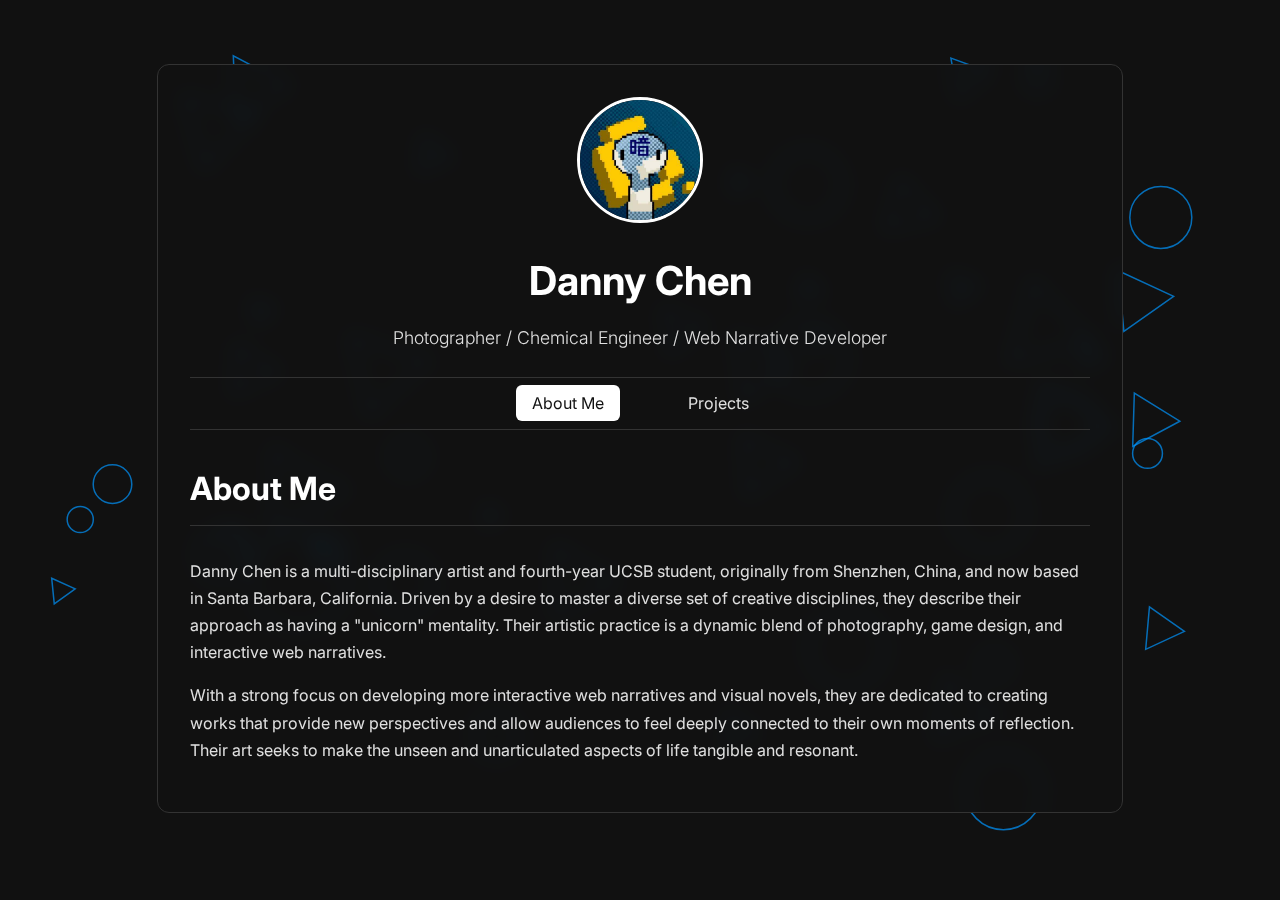
<file: index.html>
<!DOCTYPE html>
<html lang="zh-CN">
<head>
    <meta charset="UTF-8">
    <meta name="viewport" content="width=device-width, initial-scale=1.0">
    <title>Danny Chen</title>
    <link rel="stylesheet" href="newstyles.css">
</head>
<body>
    <!-- 互动背景将在这里生成 -->
    <canvas id="interactive-canvas"></canvas>

    <!-- 主内容容器 -->
    <div class="container">
        <header class="profile">
            <img src="Gashdany_prof.jpg" alt="Danny Chen 的头像" class="profile-image">
            <h1 class="profile-name">Danny Chen</h1>
            <p class="profile-title">Photographer / Chemical Engineer / Web Narrative Developer</p>
            <!-- 主导航 Tab -->
            <nav class="main-nav">
                <a href="#about" class="nav-link active" data-target="about">About Me</a>
                <a href="#projects" class="nav-link" data-target="projects">Projects</a>
            </nav>
        </header>

        <main>
            <!-- “关于我”区域 -->
            <section id="about" class="content-section">
                <h2>About Me</h2>
                <p>Danny Chen is a multi-disciplinary artist and fourth-year UCSB student, originally from Shenzhen, China, and now based in Santa Barbara, California. Driven by a desire to master a diverse set of creative disciplines, they describe their approach as having a "unicorn" mentality. Their artistic practice is a dynamic blend of photography, game design, and interactive web narratives.</p>
                <p>With a strong focus on developing more interactive web narratives and visual novels, they are dedicated to creating works that provide new perspectives and allow audiences to feel deeply connected to their own moments of reflection. Their art seeks to make the unseen and unarticulated aspects of life tangible and resonant.</p>
            </section>

            <!-- “项目列表”区域 -->
            <section id="projects" class="content-section">
                <h2>Projects</h2>
                <div class="project-grid">
                    <!-- 项目 1 卡片 (整个卡片被链接包裹) -->
                    <a href="#project-detail-1" class="project-card-link" data-target="project-detail-1">
                        <div class="project-card">
                            <img src="Folder for Portfolio/Project 1/Project1_page1.jpg" alt="Project Object Head: W 的图片">
                            <div class="project-info">
                                <h3 class="project-title">Project Object Head: W</h3>
                                <p class="project-description">An Object Head object aimed to explore inner self.</p>
                                <span class="project-details-prompt">View Details &rarr;</span>
                            </div>
                        </div>
                    </a>
                    <!-- 项目 2 卡片 -->
                    <a href="#project-detail-2" class="project-card-link" data-target="project-detail-2">
                        <div class="project-card">
                            <img src="Folder for Portfolio/Project 2/Overview.jpg" alt="The Moon Remembers What The Reef Remembers 的视频截图">
                            <div class="project-info">
                                <h3 class="project-title">The Moon Remembers What The Reef Remembers</h3>
                                <p class="project-description">An artistic display to raise environmental awareness</p>
                                <span class="project-details-prompt">View Details &rarr;</span>
                            </div>
                        </div>
                    </a>
                    <!-- 项目 3 卡片 -->
                    <a href="#project-detail-3" class="project-card-link" data-target="project-detail-3">
                        <div class="project-card">
                            <img src="Folder for Portfolio/Project 3/Project3_cover.jpg" alt="A DAY... OR... SOMething LIKE THAT 的截图">
                            <div class="project-info">
                                <h3 class="project-title">Someday...</h3>
                                <p class="project-description">A surreal web narrative that tells a story between dreams and reality.</p>
                                <span class="project-details-prompt">View Details &rarr;</span>
                            </div>
                        </div>
                    </a>
                </div>
            </section>

            <!-- ===================================================== -->
            <!--            项目详情区域 (作为可切换的内容)            -->
            <!-- ===================================================== -->

            <!-- 项目 1 详情 -->
            <section id="project-detail-1" class="content-section project-detail">
                <div class="detail-header">
                    <a href="#projects" class="back-button" data-target="projects">&larr; Back</a>
                    <h2>Project Object Head: W</h2>
                </div>
                <p>Living in a busy, fast-growing environment with information flying by swiftly, it has become more difficult to focus and explore our inner self. Numerous people have numerous times when they feel empty, useless, depressed. Some may seek company of those who accept and welcome them when they are at their most miserable place. Object Head: W could be someone like that. An object head is a combination of a human-like body with an inanimate object for a head, giving a "soul" to something that wasn't alive in "reality". Creating through a surreal atmosphere, emotions and personality may be conveyed through the object itself while the needed ones can find salvation through connecting souls with them.</p>
                <p>Project Object Head: W is an object head inspired from waves crashing on to the beach. The come and go of ocean waves interacts with whoever is watching at it, as if a friend is calming and playing with them. The letter "W" is just a symbol for this object head design, it could be a representation of "water" "waves" "wooo~" or any names/words the audience can resonate the most. </p>
                <p>To those who enjoys ocean thematic representation, abstraction, and who may wants accompany of a friend..</p>
                <div class="detail-media-gallery">
                    <img src="Folder for Portfolio/Project 1/Project1_page1.jpg" alt="Project 1 Page 1">
                    <img src="Folder for Portfolio/Project 1/Project1_page2.jpg" alt="Project 1 Page 2">
                    <img src="Folder for Portfolio/Project 1/Project1_page3.jpg" alt="Project 1 Page 3">
                </div>
            </section>

            <!-- 项目 2 详情 -->
            <section id="project-detail-2" class="content-section project-detail">
                <div class="detail-header">
                    <a href="#projects" class="back-button" data-target="projects">&larr; Back</a>
                    <h2>The Moon Remembers What The Reef Remembers</h2>
                </div>
                <div class="detail-media-gallery">
                    <div class="video-container">
                        <iframe src="https://www.youtube.com/embed/0BBilHToiX4" title="YouTube video player" frameborder="0" allow="accelerometer; autoplay; clipboard-write; encrypted-media; gyroscope; picture-in-picture; web-share" allowfullscreen></iframe>
                    </div>
                </div>
                <p>As our environment continues to deteriorate due to human behavior, we strive to create an installation which resonates specifically with our community on the coast. Marine ecosystems fall victim to pollution, destructive fishing practices, coastal development, and climate change, all of which contribute to reef degradation. These activities disrupt the delicate balance of the reef ecosystem leading to coral bleaching, algal overgrowth, and habitat loss.</p>
                <p>In this project, the moon silently attempts to communicate with us by illuminating not just the surface beauty we admire, but also the urgency of what lies beneath. When the moon hangs up high, the ocean silently accepts the gentle moonlight. But the cries of reefs, seagulls, whales, and all other ocean creatures can’t be unheard; the more awful scents of brine can’t be unsmelled; the muddy color of seawater and the fading color of the corals can’t be unseen… This information is delivered through the 4 senses: sight, hearing, smell, and touch, raising environmental awareness through a strong contrast between the healthy and the unwell, what stays constant and what varies.</p>
                <p>The Moon Illuminates What the Reef Remembers invites viewers into an intimate exchange between celestial constancy and terrestrial fragility. In this installation, the moon’s steady glow reveals the reef as a living archive and an ecosystem that remembers the suffering it has undergone due to modern human activity. Every tide, pulled by the moon’s gravitational force, uncovers and conceals layers of life and loss hidden beneath the water’s surface.</p>
            </section>

            <!-- 项目 3 详情 -->
            <section id="project-detail-3" class="content-section project-detail">
                <div class="detail-header">
                    <a href="#projects" class="back-button" data-target="projects">&larr; Back</a>
                    <h2>Someday...</h2>
                </div>
                <div class="detail-media-gallery">
                    <img src="Folder for Portfolio/Project 3/Project3_cover.jpg" alt="A DAY... OR... SOMETHING LIKE THAT 的截图">
                </div>
                <p>Someday is a 2D surrealist narrative game, in which the player can control a normal being and choose how they want to unfold a day and achieve different endings. Player will be free to explore different places (store, school, street, Space, park) in the world and interact with NPCs (store's staff, NPC on street) and bizarre objects to uncover countless endings (achievements system will be implemented to show the unlocked/locked endings). At the end of the day, no matter what ending the player achieved, they will always be back to bed and wake up to a new day.</p>
                <p>Was it a dream? Does my action matter at all to the world? How do I feel after playing this game? Why did I even click in here? Do I continue to play? What should I do next?</p>
                <p>Many questions may arise as the player proceed. It is completely up to the player how they want to interpret the game - or even question its "game" identity. As the developer of this "thing", my goal is to make the player think that the maker of this game/narrative/whatever-we-want-to-call-it must have eaten too many toadstool (poisonous mushroom) so that they produced this.</p>
                <p>Are you mad? Are you enjoying this? Are you not? Are you vexed? Are you confused? Are you <i>you?</i>i></p>
                <p>No matter what your answer is,</p>
                <p>Thank you. It's intended - </p>
                <p>- Or not.</p>
                <div class="external-links">
                    <a href="https://miro.com/app/board/uXjVJU5kMAg=/?share_link_id=12706835295" target="_blank" rel="noopener">Miro board &rarr;</a>
                    <a href="https://gashdanyhm.github.io/Web-Narrative/" target="_blank" rel="noopener"> Play the game! &rarr;</a>
                </div>
                <p>Here are some other in-game screenshots</p>
                <div class="detail-media-gallery">
                    <img src="Folder for Portfolio/Project 3/inGame.png" alt="In-Game Screenshot 1">
                    <img src="Folder for Portfolio/Project 3/LocationSelection.png" alt="In-Game Screenshot 2">
                </div>
            </section>
        </main>
    </div>

    <script src="newscript.js"></script>
</body>
</html>
</file>
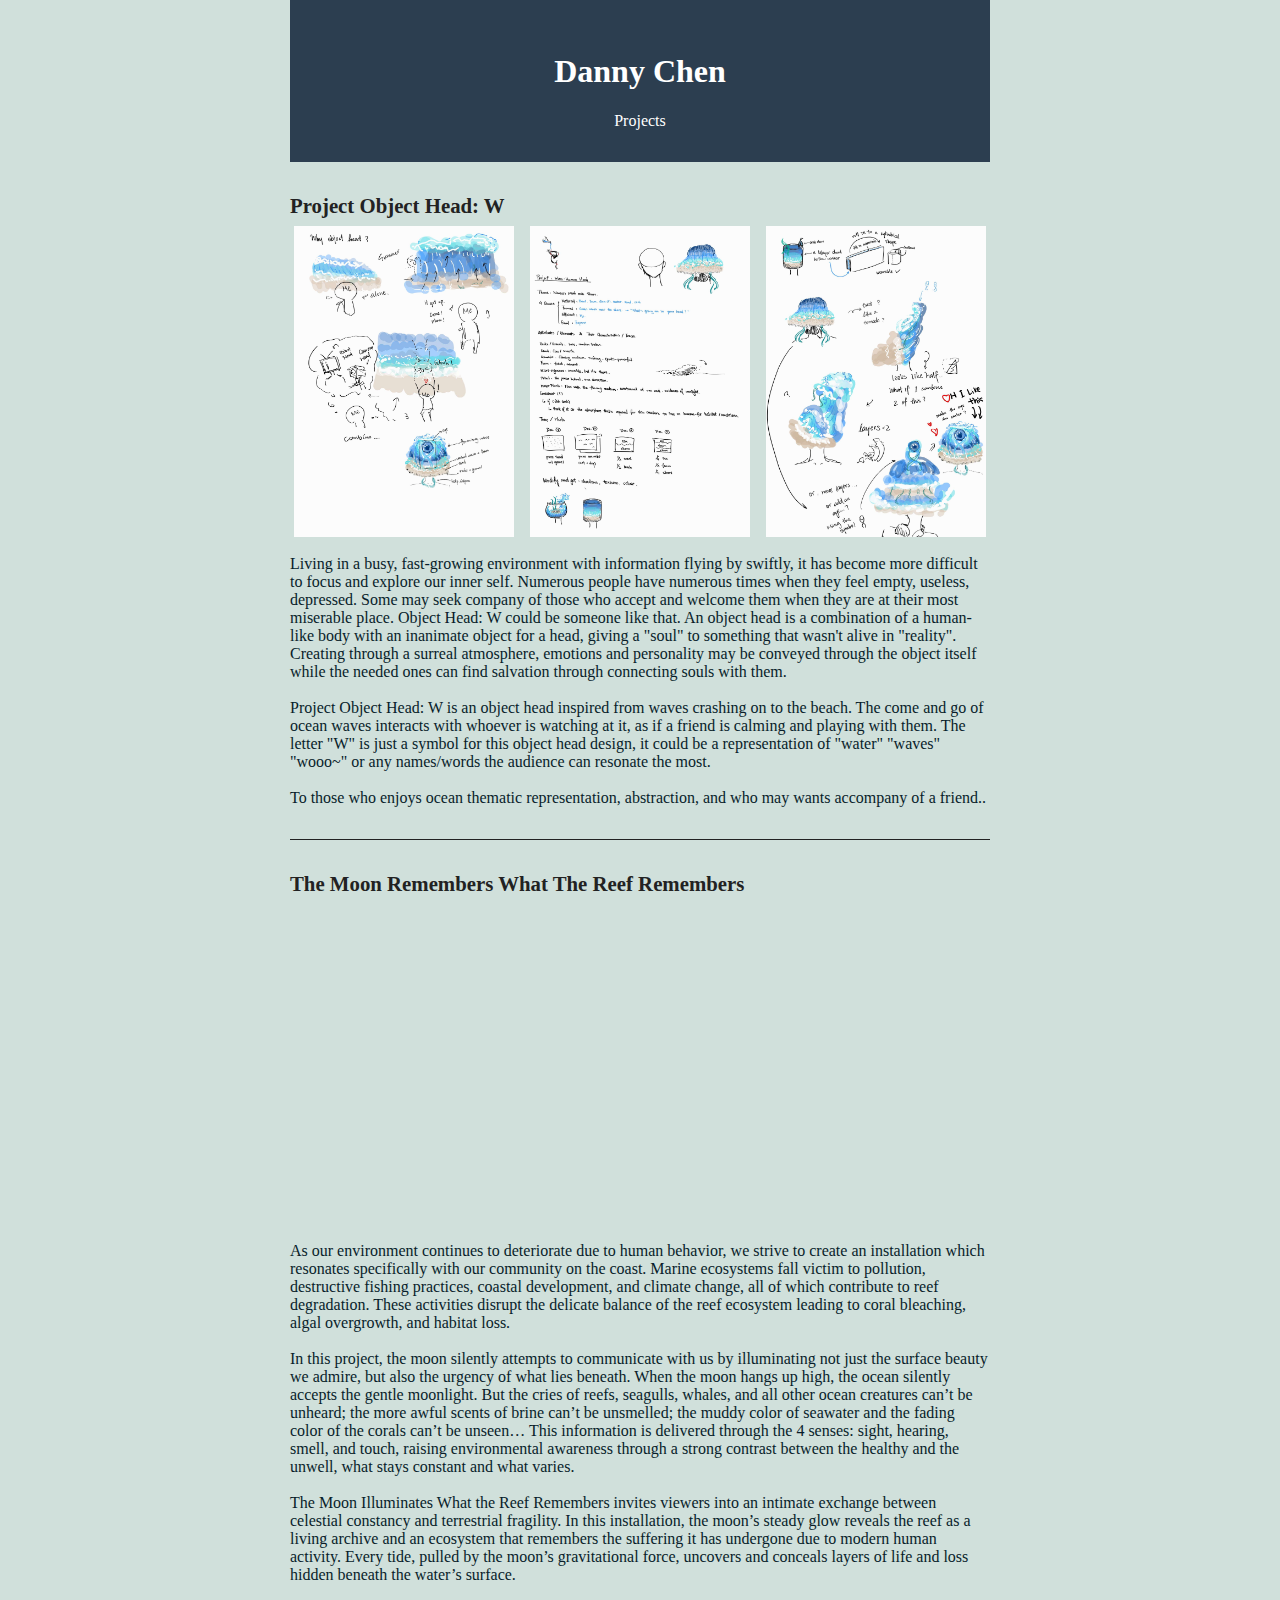
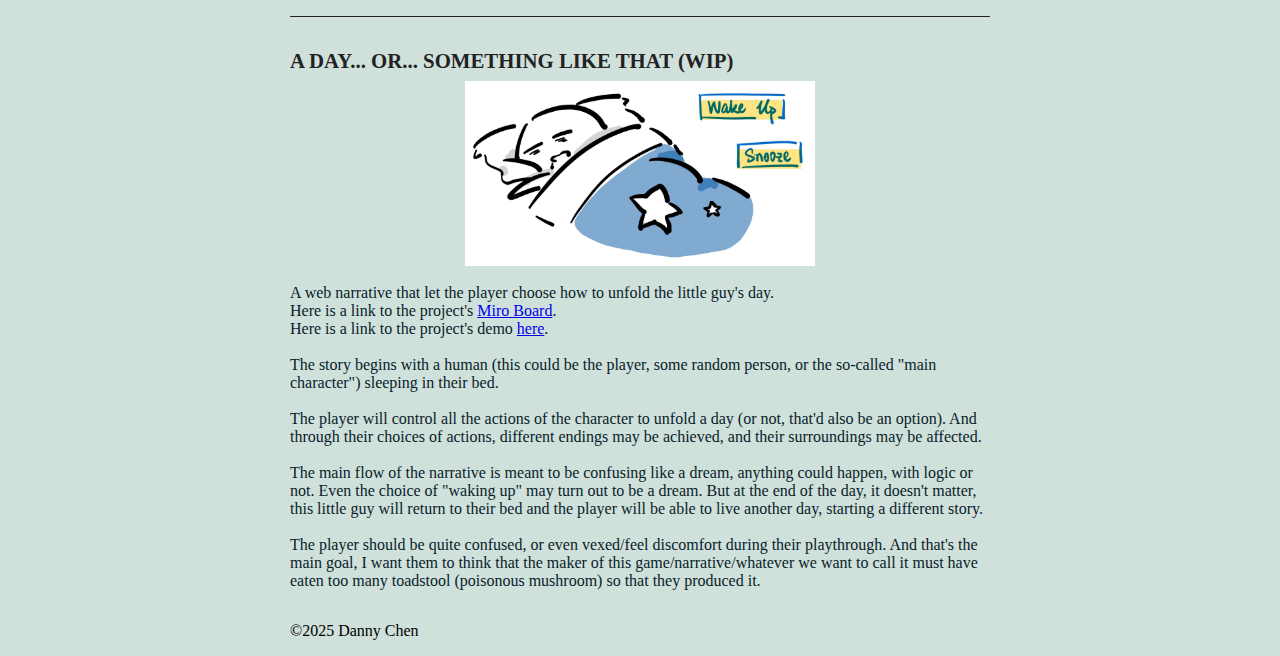
<file: Folder for Portfolio/index.html>
<!DOCTYPE html>
<html lang="en">
<head>
    <meta charset="UTF-8">
    <title>Danny Chen's Portfolio</title>
    <meta name="viewport" content="width=device-width, initial-scale=1">
    <style>
        body {
            font-family: "Times New Roman", Times, serif;
            background: #d0e0db;
            margin: 0;
            padding: 0 2rem;
            max-width: 700px;
            margin-left: auto;
            margin-right: auto;
        }
        header {
            background: #2c3e50;
            color: #fff;
            padding: 2rem 1rem 1rem 1rem;
            text-align: center;
        }
        .project {
            margin: 2rem 0;
        }
        .project-media {
            display: flex;
            gap: 1rem;
            justify-content: center;
            overflow-x: auto;
            white-space: nowrap;
            -webkit-overflow-scrolling: touch;
        }
        .project-media img.project1-img {
            display: inline-block;
            min-width: 180px;
            max-width: 220px;
            width: 100%;
        }
        .project-media img,
        .project-media video {
            width: 100%;
            max-width: 220px;
            display: block;
            border-radius: 0;
            object-fit: cover;
        }
            .project-media img.project3-img {
                max-width: 50%;
                min-width: 180px;
                margin-left: auto;
                margin-right: auto;
                display: block;
            }
        .project-media iframe {
            width: 100%;
            max-width: 100%;
            display: block;
            border-radius: 0;
        }
        .project-title {
            margin: 1rem 0 0.5rem 0;
            font-size: 1.3rem;
            color: #222;
            text-align: left;
            font-weight: bold;
        }
        .project-desc {
            margin: 0 0 1.5rem 0;
            color: #081d2a;
            font-size: 1rem;
            text-align: left;
        }
    </style>
</head>
<body>
    <header>
        <h1>Danny Chen</h1>
        <p>Projects</p>
    </header>

    <!-- Project 1 -->
    <div class="project">
        <h2 class="project-title">Project Object Head: W</h2>
        <div class="project-media">
            
            <img class="project1-img" src="Project 1/Project1_page1.jpg" alt="Project 1 Page 1">
            <img class="project1-img" src="Project 1/Project1_page2.jpg" alt="Project 1 Page 2">
            <img class="project1-img" src="Project 1/Project1_page3.jpg" alt="Project 1 Page 3">
        </div>
        
        <p class="project-desc">
            <br>Living in a busy, fast-growing environment with information flying by swiftly, 
            it has become more difficult to focus and explore our inner self. 
            Numerous people have numerous times when they feel empty, useless, depressed. 
            Some may seek company of those who accept and welcome them when they are at their most miserable place. 
            Object Head: W could be someone like that. An object head is a combination of a human-like body with an inanimate object for a head, 
            giving a "soul" to something that wasn't alive in "reality". Creating through a surreal atmosphere, 
            emotions and personality may be conveyed through the object itself while the needed ones can find salvation through connecting souls with them.

            <br><br>Project Object Head: W is an object head inspired from waves crashing on to the beach. 
            The come and go of ocean waves interacts with whoever is watching at it, as if a friend is calming and playing with them. 
            The letter "W" is just a symbol for this object head design, 
            it could be a representation of "water" "waves" "wooo~" or any names/words the audience can resonate the most. 
            
            <br><br>To those who enjoys ocean thematic representation, abstraction, and who may wants accompany of a friend..
        </p>
    </div>
    <hr style="border:none;border-top:1px solid #222;margin:2rem 0;">

    <!-- Project 2 -->
    <div class="project">
        <h2 class="project-title">The Moon Remembers What The Reef Remembers</h2>
        <div class="project-media">
            <iframe width="100%" height="320" src="https://www.youtube.com/embed/0BBilHToiX4" title="YouTube video player" frameborder="0" allow="accelerometer; autoplay; clipboard-write; encrypted-media; gyroscope; picture-in-picture; web-share" allowfullscreen></iframe>
        </div>
        
        <p class="project-desc">
            <br>As our environment continues to deteriorate due to human behavior, we strive to create an installation which resonates specifically with our community on the coast. Marine ecosystems fall victim to pollution, destructive fishing practices, coastal development, and climate change, all of which contribute to reef degradation. These activities disrupt the delicate balance of the reef ecosystem leading to coral bleaching, algal overgrowth, and habitat loss.
            <br><br>In this project, the moon silently attempts to communicate with us by illuminating not just the surface beauty we admire, but also the urgency of what lies beneath. When the moon hangs up high, the ocean silently accepts the gentle moonlight. But the cries of reefs, seagulls, whales, and all other ocean creatures can’t be unheard; the more awful scents of brine can’t be unsmelled; the muddy color of seawater and the fading color of the corals can’t be unseen… This information is delivered through the 4 senses: sight, hearing, smell, and touch, raising environmental awareness through a strong contrast between the healthy and the unwell, what stays constant and what varies.
            <br><br>The Moon Illuminates What the Reef Remembers invites viewers into an intimate exchange between celestial constancy and terrestrial fragility. In this installation, the moon’s steady glow reveals the reef as a living archive and an ecosystem that remembers the suffering it has undergone due to modern human activity. Every tide, pulled by the moon’s gravitational force, uncovers and conceals layers of life and loss hidden beneath the water’s surface.
        </p>
    </div>
    <hr style="border:none;border-top:1px solid #222;margin:2rem 0;">

    <!-- Project 3 -->
    <div class="project">
        <h2 class="project-title">A DAY... OR... SOMETHING LIKE THAT (WIP)</h2>

        <div class="project-media">
                <img class="project3-img" src="Project 3/Project3_cover.jpg" alt="Project 3 Screenshot">
        </div>
    
        <p class="project-desc">
            <br> A web narrative that let the player choose how to unfold the little guy's day.
            <br> Here is a link to the project's <a href="https://miro.com/app/board/uXjVJU5kMAg=/?share_link_id=12706835295" target="_blank" rel="noopener">Miro Board</a>.
            <br> Here is a link to the project's demo <a href="https://editor.p5js.org/GashdanyHM/full/zCqRSON0v" target="_blank" rel="noopener">here</a>.
            <br><br>The story begins with a human (this could be the player, some random person, or the so-called "main character") sleeping in their bed.
            
            <br><br>The player will control all the actions of the character to unfold a day (or not, that'd also be an option). And through their choices of actions, different endings may be achieved, and their surroundings may be affected.
            
            <br><br>The main flow of the narrative is meant to be confusing like a dream, anything could happen, with logic or not. Even the choice of "waking up" may turn out to be a dream. But at the end of the day, it doesn't matter, this little guy will return to their bed and the player will be able to live another day, starting a different story.
            
            <br><br>The player should be quite confused, or even vexed/feel discomfort during their playthrough. And that's the main goal, I want them to think that the maker of this game/narrative/whatever we want to call it must have eaten too many toadstool (poisonous mushroom) so that they produced it.
        </p>
    </div>
    <footer>
        <p>©2025 Danny Chen </p>
    </footer>
</body>
</html>
</file>
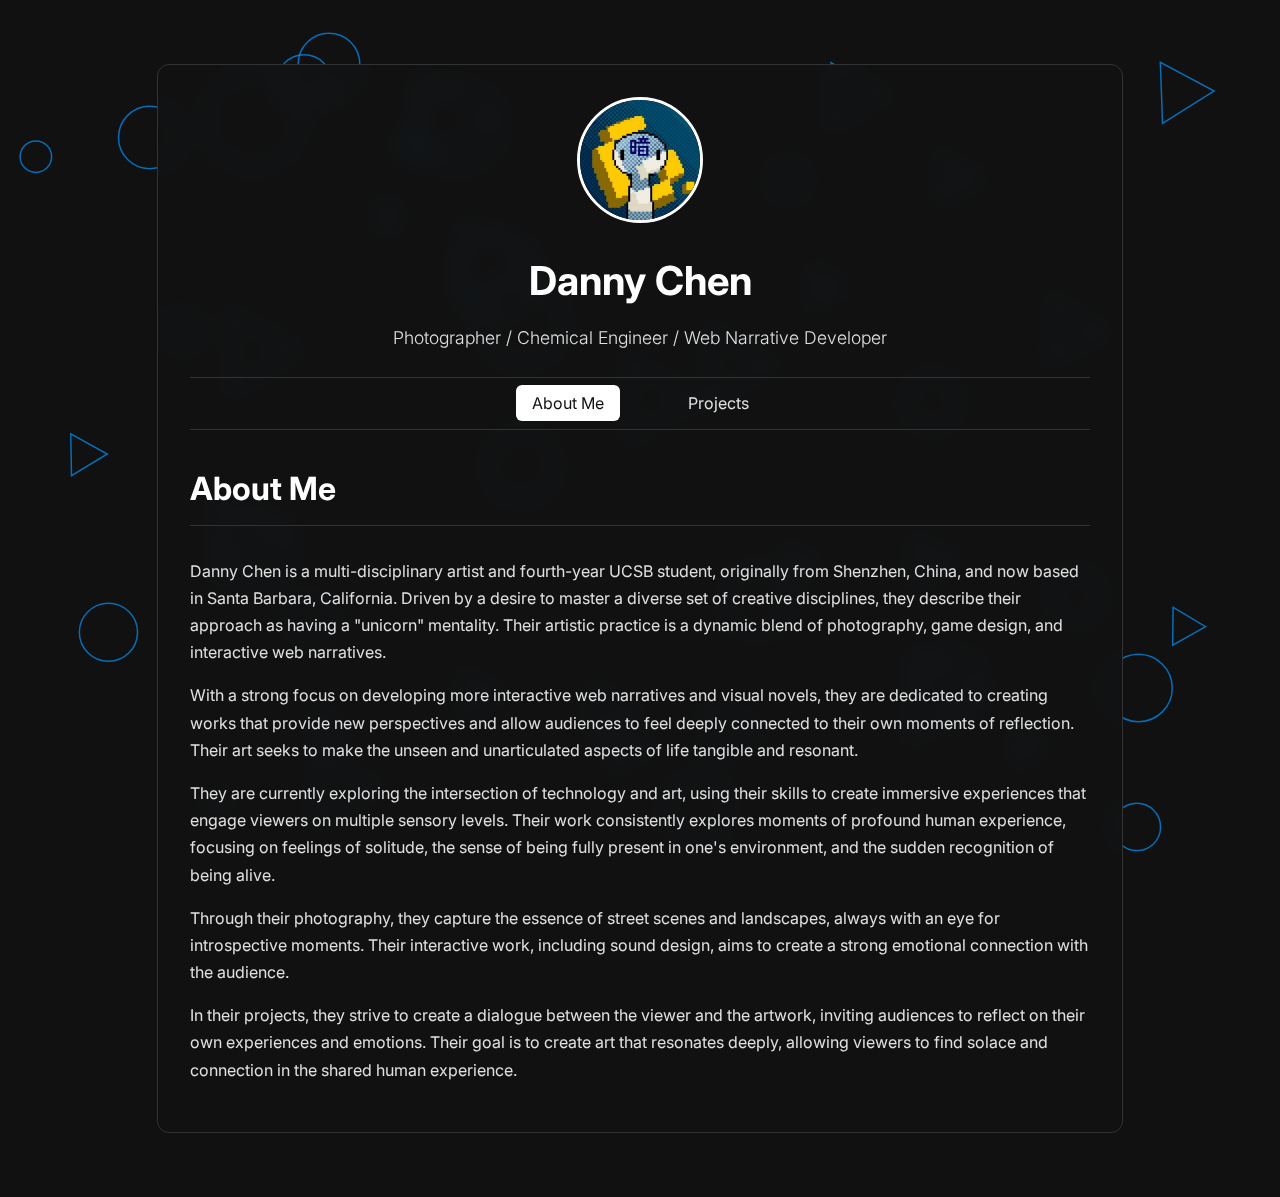
<file: newindex.html>
<!DOCTYPE html>
<html lang="zh-CN">
<head>
    <meta charset="UTF-8">
    <meta name="viewport" content="width=device-width, initial-scale=1.0">
    <title>Danny Chen</title>
    <link rel="stylesheet" href="newstyles.css">
</head>
<body>
    <!-- 互动背景将在这里生成 -->
    <canvas id="interactive-canvas"></canvas>

    <!-- 主内容容器 -->
    <div class="container">
        <header class="profile">
            <img src="Gashdany_prof.jpg" alt="Danny Chen 的头像" class="profile-image">
            <h1 class="profile-name">Danny Chen</h1>
            <p class="profile-title">Photographer / Chemical Engineer / Web Narrative Developer</p>
            <!-- 主导航 Tab (已修正 data-section 为 data-target) -->
            <nav class="main-nav">
                <a href="#about" class="nav-link active" data-target="about">About Me</a>
                <a href="#projects" class="nav-link" data-target="projects">Projects</a>
            </nav>
        </header>

        <main>
            <!-- “关于我”区域 -->
            <section id="about" class="content-section active">
                <h2>About Me</h2>
                <p>Danny Chen is a multi-disciplinary artist and fourth-year UCSB student, originally from Shenzhen, China, and now based in Santa Barbara, California. Driven by a desire to master a diverse set of creative disciplines, they describe their approach as having a "unicorn" mentality. Their artistic practice is a dynamic blend of photography, game design, and interactive web narratives.</p>
                <p>With a strong focus on developing more interactive web narratives and visual novels, they are dedicated to creating works that provide new perspectives and allow audiences to feel deeply connected to their own moments of reflection. Their art seeks to make the unseen and unarticulated aspects of life tangible and resonant.</p>
                <p>They are currently exploring the intersection of technology and art, using their skills to create immersive experiences that engage viewers on multiple sensory levels. Their work consistently explores moments of profound human experience, focusing on feelings of solitude, the sense of being fully present in one's environment, and the sudden recognition of being alive.</p>
                <p>Through their photography, they capture the essence of street scenes and landscapes, always with an eye for introspective moments. Their interactive work, including sound design, aims to create a strong emotional connection with the audience.</p>
                <p>In their projects, they strive to create a dialogue between the viewer and the artwork, inviting audiences to reflect on their own experiences and emotions. Their goal is to create art that resonates deeply, allowing viewers to find solace and connection in the shared human experience.</p></section>

            <!-- “项目列表”区域 -->
            <section id="projects" class="content-section">
                <h2>Projects</h2>
                <div class="project-grid">
                    <!-- 项目 1 卡片 -->
                    <div class="project-card">
                        <img src="Folder for Portfolio/Project 1/Project1_page1.jpg" alt="Project Object Head: W 的图片">
                        <div class="project-info">
                            <h3 class="project-title">Project Object Head: W</h3>
                            <p class="project-description">An Object Head object aimed to explore inner self.</p>
                            <a href="#project-detail-1" class="project-link" data-target="project-detail-1">Details &rarr;</a>
                        </div>
                    </div>
                    <!-- 项目 2 卡片 -->
                    <div class="project-card">
                        <img src="Folder for Portfolio/Project 2/Overview.jpg" alt="The Moon Remembers What The Reef Remembers 的视频截图">
                        <div class="project-info">
                            <h3 class="project-title">The Moon Remembers What The Reef Remembers</h3>
                            <p class="project-description">An artistic display to raise environmental awareness</p>
                            <a href="#project-detail-2" class="project-link" data-target="project-detail-2">Details &rarr;</a>
                        </div>
                    </div>
                    <!-- 项目 3 卡片 -->
                    <div class="project-card">
                        <img src="Folder for Portfolio/Project 3/Project3_cover.jpg" alt="A DAY... OR... SOMething LIKE THAT 的截图">
                        <div class="project-info">
                            <h3 class="project-title">Someday... (WIP)</h3>
                            <p class="project-description">A surreal web narrative that tells a story between dreams and reality.</p>
                            <a href="#project-detail-3" class="project-link" data-target="project-detail-3">Details &rarr;</a>
                        </div>
                    </div>
                </div>
            </section>

            <!-- ===================================================== -->
            <!--            项目详情区域 (作为可切换的内容)            -->
            <!-- ===================================================== -->

            <!-- 项目 1 详情 -->
            <section id="project-detail-1" class="content-section project-detail">
                <div class="detail-header">
                    <a href="#projects" class="back-button" data-target="projects">&larr; Back</a>
                    <h2>Project Object Head: W</h2>
                </div>

                <p>Living in a busy, fast-growing environment with information flying by swiftly, it has become more difficult to focus and explore our inner self. Numerous people have numerous times when they feel empty, useless, depressed. Some may seek company of those who accept and welcome them when they are at their most miserable place. Object Head: W could be someone like that. An object head is a combination of a human-like body with an inanimate object for a head, giving a "soul" to something that wasn't alive in "reality". Creating through a surreal atmosphere, emotions and personality may be conveyed through the object itself while the needed ones can find salvation through connecting souls with them.</p>
                <p>Project Object Head: W is an object head inspired from waves crashing on to the beach. The come and go of ocean waves interacts with whoever is watching at it, as if a friend is calming and playing with them. The letter "W" is just a symbol for this object head design, it could be a representation of "water" "waves" "wooo~" or any names/words the audience can resonate the most. </p>
                <p>To those who enjoys ocean thematic representation, abstraction, and who may wants accompany of a friend..</p>
                <div class="detail-media-gallery">
                    <img src="Folder for Portfolio/Project 1/Project1_page1.jpg" alt="Project 1 Page 1">
                    <img src="Folder for Portfolio/Project 1/Project1_page2.jpg" alt="Project 1 Page 2">
                    <img src="Folder for Portfolio/Project 1/Project1_page3.jpg" alt="Project 1 Page 3">
                </div>
            </section>

            <!-- 项目 2 详情 -->
            <section id="project-detail-2" class="content-section project-detail">
                <div class="detail-header">
                    <a href="#projects" class="back-button" data-target="projects">&larr; Back</a>
                    <h2>The Moon Remembers What The Reef Remembers</h2>
                </div>
                <div class="detail-media-gallery">
                    <!-- 在 iframe 外面添加了一个容器 div -->
                    <div class="video-container">
                        <iframe src="https://www.youtube.com/embed/0BBilHToiX4" title="YouTube video player" frameborder="0" allow="accelerometer; autoplay; clipboard-write; encrypted-media; gyroscope; picture-in-picture; web-share" allowfullscreen></iframe>
                    </div>
                </div>
                <p>As our environment continues to deteriorate due to human behavior, we strive to create an installation which resonates specifically with our community on the coast. Marine ecosystems fall victim to pollution, destructive fishing practices, coastal development, and climate change, all of which contribute to reef degradation. These activities disrupt the delicate balance of the reef ecosystem leading to coral bleaching, algal overgrowth, and habitat loss.</p>
                <p>In this project, the moon silently attempts to communicate with us by illuminating not just the surface beauty we admire, but also the urgency of what lies beneath. When the moon hangs up high, the ocean silently accepts the gentle moonlight. But the cries of reefs, seagulls, whales, and all other ocean creatures can’t be unheard; the more awful scents of brine can’t be unsmelled; the muddy color of seawater and the fading color of the corals can’t be unseen… This information is delivered through the 4 senses: sight, hearing, smell, and touch, raising environmental awareness through a strong contrast between the healthy and the unwell, what stays constant and what varies.</p>
                <p>The Moon Illuminates What the Reef Remembers invites viewers into an intimate exchange between celestial constancy and terrestrial fragility. In this installation, the moon’s steady glow reveals the reef as a living archive and an ecosystem that remembers the suffering it has undergone due to modern human activity. Every tide, pulled by the moon’s gravitational force, uncovers and conceals layers of life and loss hidden beneath the water’s surface.</p>
            </section>

            <!-- 项目 3 详情 -->
            <section id="project-detail-3" class="content-section project-detail">
                <div class="detail-header">
                    <a href="#projects" class="back-button" data-target="projects">&larr; Back</a>
                    <h2>A DAY... OR... SOMETHING LIKE THAT (WIP)</h2>
                </div>
                <div class="detail-media-gallery">
                    <img src="Folder for Portfolio/Project 3/Project3_cover.jpg" alt="A DAY... OR... SOMETHING LIKE THAT 的截图">
                </div>
                <p>This will be a 2D Surrealist Point-and-Click Narrative Game. It is a surreal, looping adventure where the player, as an anonymous protagonist, choose between staying in the bed or get up to spend their day experiencing whatever is happening in the chaotic, apocalyptic world outside. In this overt path, they are free to explore different places (store, school, street, Space, park) in the world and interact with NPCs (store's staff, NPC on street) and bizarre objects—like a cactus that can become a demon lord—and uncover countless endings (achievements system will be implemented to show the unlocked/locked endings). At the end of the day, no matter what ending the player achieved, they will always be back to bed and wake up to a new day (a new loop). Therefore, this game combines branching and looping, where the different branches eventually loops back to the same starting point.</p>
                <p>** A hidden narrative also exist, but it's up to how the player would interpret the game. As they repeatedly play, the true locations are revealed to be the game world itself and their own reality. Eventually, the game confronts you, the player, directly. Its central question transforms: “Do you want to keep sleeping?” becomes “Do you want to keep playing?” The ultimate choice is not for the character, but for the player—to remain immersed in the game’s loop or to truly ‘wake up’ and return to your own life.</p>
                <div class="external-links">
                    <a href="https://miro.com/app/board/uXjVJU5kMAg=/?share_link_id=12706835295" target="_blank" rel="noopener">Miro board &rarr;</a>
                    <a href="https://editor.p5js.org/GashdanyHM/full/zCqRSON0v" target="_blank" rel="noopener"> Demo &rarr;</a>
                </div>
            </section>
        </main>
    </div>

    <script src="newscript.js"></script>
</body>
</html>
</file>
<file: newstyles.css>
/* Google Fonts - 使用现代、易读的字体 */
@import url('https://fonts.googleapis.com/css2?family=Inter:wght@300;400;700&display=swap');

:root {
    --bg-color: #111111;
    --text-color: #e0e0e0;
    --primary-color: #ffffff;
    --container-bg: rgba(17, 17, 17, 0.8);
    --border-color: #333;
    --link-color: #0096ff;
}

body {
    background-color: var(--bg-color);
    color: var(--text-color);
    font-family: 'Inter', sans-serif;
    margin: 0;
    line-height: 1.7;
    overflow-x: hidden;
}

/* 互动背景画布 */
#interactive-canvas {
    position: fixed;
    top: 0;
    left: 0;
    width: 100%;
    height: 100%;
    z-index: -1;
}

/* 主内容容器 */
.container {
    max-width: 900px;
    margin: 4rem auto;
    padding: 2rem;
    background-color: var(--container-bg);
    backdrop-filter: blur(10px);
    -webkit-backdrop-filter: blur(10px);
    border: 1px solid var(--border-color);
    border-radius: 12px;
}

/* 个人简介区域 */
.profile {
    text-align: center;
    margin-bottom: 2rem;
}

.profile-image {
    width: 120px;
    height: 120px;
    border-radius: 50%;
    border: 3px solid var(--primary-color);
    margin-bottom: 1rem;
}

.profile-name {
    color: var(--primary-color);
    font-size: 2.5rem;
    margin: 0;
}

.profile-title {
    font-size: 1.1rem;
    font-weight: 300;
    margin: 0.5rem 0 1.5rem 0;
}

/* 主导航 Tab */
.main-nav {
    border-top: 1px solid var(--border-color);
    border-bottom: 1px solid var(--border-color);
    padding: 0.75rem 0;
}

.nav-link {
    color: var(--text-color);
    text-decoration: none;
    margin: 0 1.5rem;
    font-size: 1rem;
    font-weight: 400;
    transition: color 0.3s ease, background-color 0.3s ease;
    padding: 0.5rem 1rem;
    border-radius: 6px;
    cursor: pointer;
}

.nav-link.active,
.nav-link:hover {
    color: var(--bg-color);
    background-color: var(--primary-color);
}

/* 内容区域切换效果 */
.content-section {
    display: none; /* 默认隐藏所有内容区域 */
    animation: fadeIn 0.5s ease-in-out;
}

.content-section.active {
    display: block; /* 只显示激活的区域 */
}

@keyframes fadeIn {
    from { opacity: 0; transform: translateY(15px); }
    to { opacity: 1; transform: translateY(0); }
}

h2 {
    font-size: 2rem;
    color: var(--primary-color);
    border-bottom: 1px solid var(--border-color);
    padding-bottom: 0.5rem;
    margin-top: 0;
    margin-bottom: 2rem;
}

/* 项目网格布局 */
.project-grid {
    display: grid;
    grid-template-columns: repeat(auto-fit, minmax(300px, 1fr));
    gap: 2rem;
}

/* 项目卡片样式 */
.project-card {
    background-color: rgba(34, 34, 34, 0.5);
    border: 1px solid var(--border-color);
    border-radius: 8px;
    overflow: hidden;
    transition: transform 0.3s ease, box-shadow 0.3s ease;
    display: flex;
    flex-direction: column;
}

.project-card:hover {
    transform: translateY(-5px);
    box-shadow: 0 8px 20px rgba(0, 0, 0, 0.5);
}

.project-card img {
    width: 100%;
    height: 200px;
    object-fit: cover;
    display: block;
}

.project-info {
    padding: 1.5rem;
    flex-grow: 1;
    display: flex;
    flex-direction: column;
}

.project-title {
    margin: 0 0 0.5rem 0;
    color: var(--primary-color);
}

.project-description {
    margin: 0 0 1.5rem 0;
    font-weight: 300;
    flex-grow: 1;
}

.project-link {
    color: var(--link-color);
    text-decoration: none;
    font-weight: bold;
    cursor: pointer;
}

/* ===================================================== */
/* 项目详情页样式                             */
/* ===================================================== */

.project-detail .detail-header {
    display: flex;
    flex-direction: column-reverse;
    align-items: flex-start;
    margin-bottom: 2rem;
}

.project-detail .detail-header h2 {
    margin: 0;
    border: none;
}

.back-button {
    color: var(--link-color);
    text-decoration: none;
    font-weight: bold;
    cursor: pointer;
    margin-bottom: 1.5rem;
    display: inline-block;
}

.detail-media-gallery {
    margin-bottom: 2rem;
    display: flex;
    flex-direction: column;
    gap: 1rem;
}

.detail-media-gallery img {
    width: 100%;
    max-width: 100%;
    height: auto;
    border-radius: 8px;
}

/* 新增：响应式视频容器样式 */
.video-container {
    position: relative;
    width: 100%;
    padding-bottom: 56.25%; /* 16:9 Aspect Ratio */
    height: 0;
    border-radius: 8px;
    overflow: hidden;
}

.video-container iframe {
    position: absolute;
    top: 0;
    left: 0;
    width: 100%;
    height: 100%;
    border: 0;
}

.external-links {
    margin-top: 2rem;
    display: flex;
    gap: 1.5rem;
}

.external-links a {
    color: var(--link-color);
    text-decoration: none;
    font-weight: bold;
    font-size: 1.1rem;
}

/* 响应式设计 */
@media (max-width: 768px) {
    .container {
        margin: 2rem auto;
        padding: 1.5rem;
    }
    .profile-name {
        font-size: 2rem;
    }
    .nav-link {
        margin: 0 0.5rem;
    }
}
</file>
